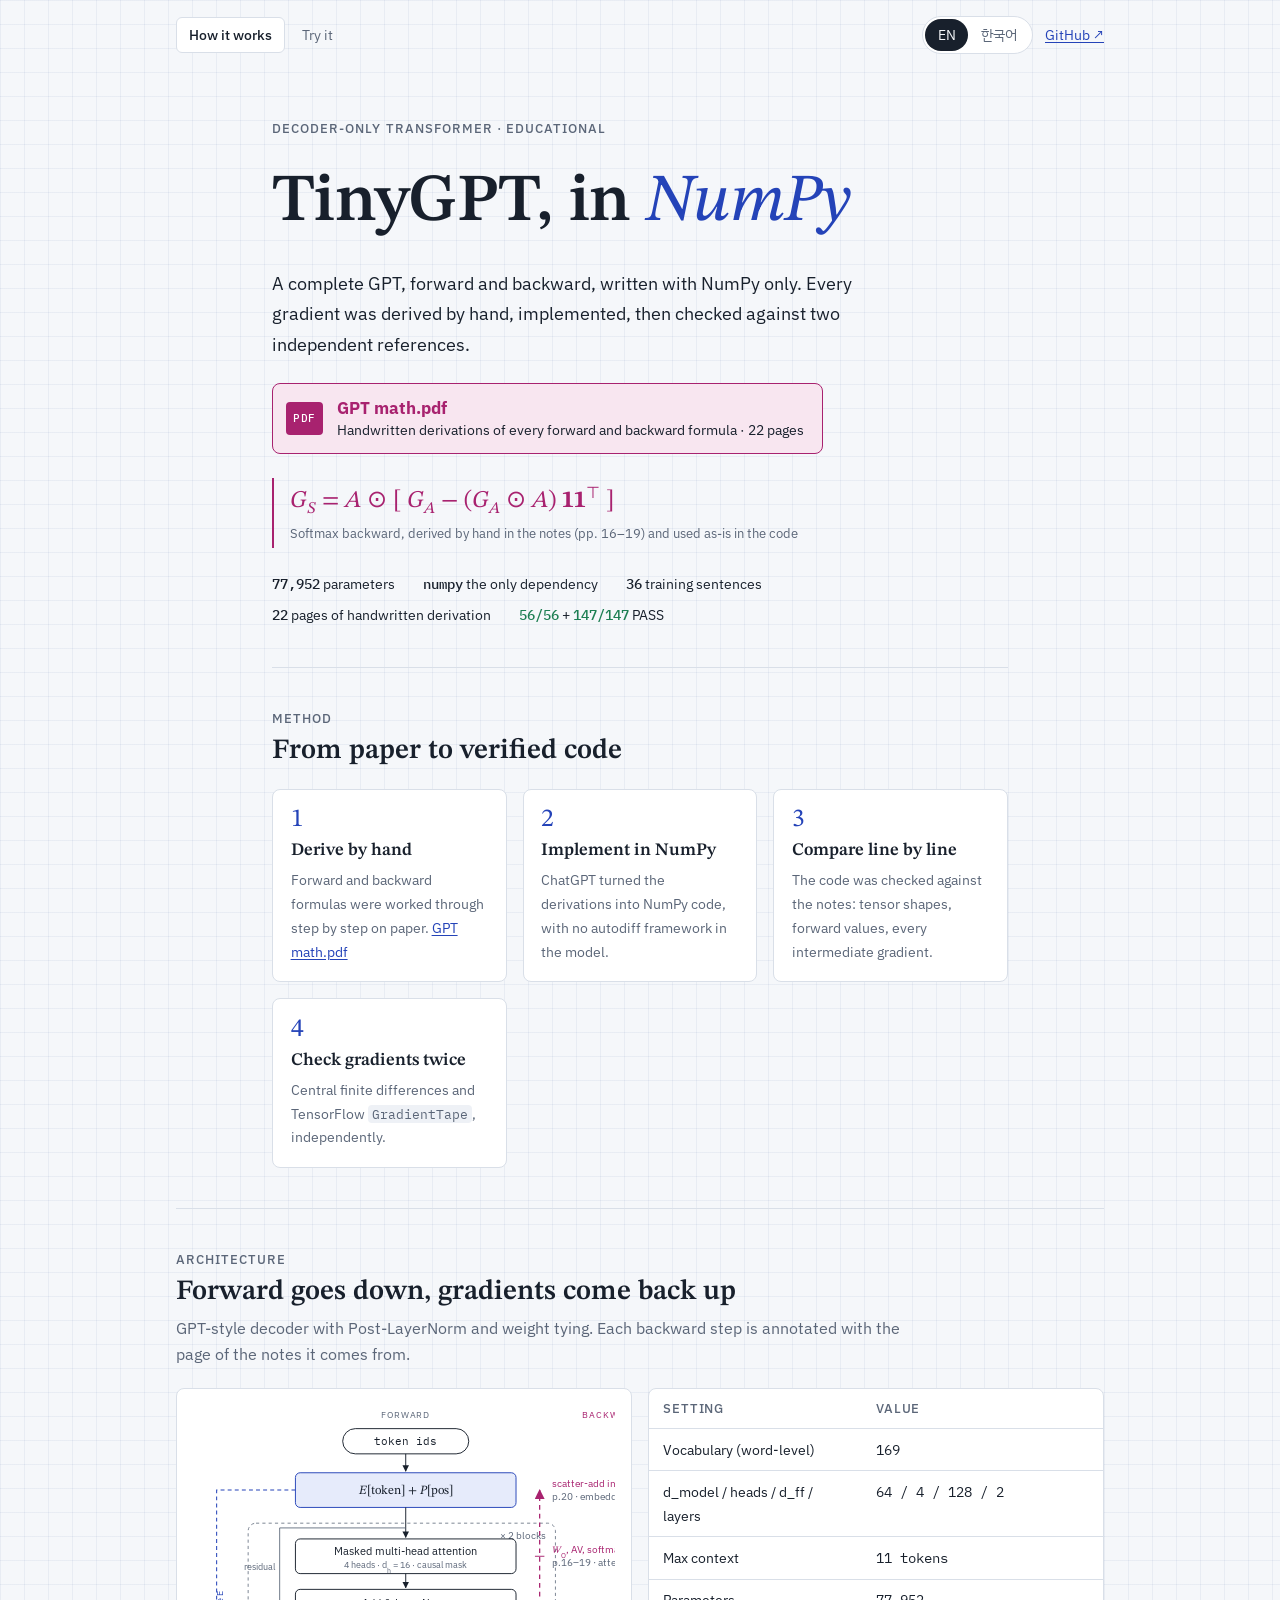
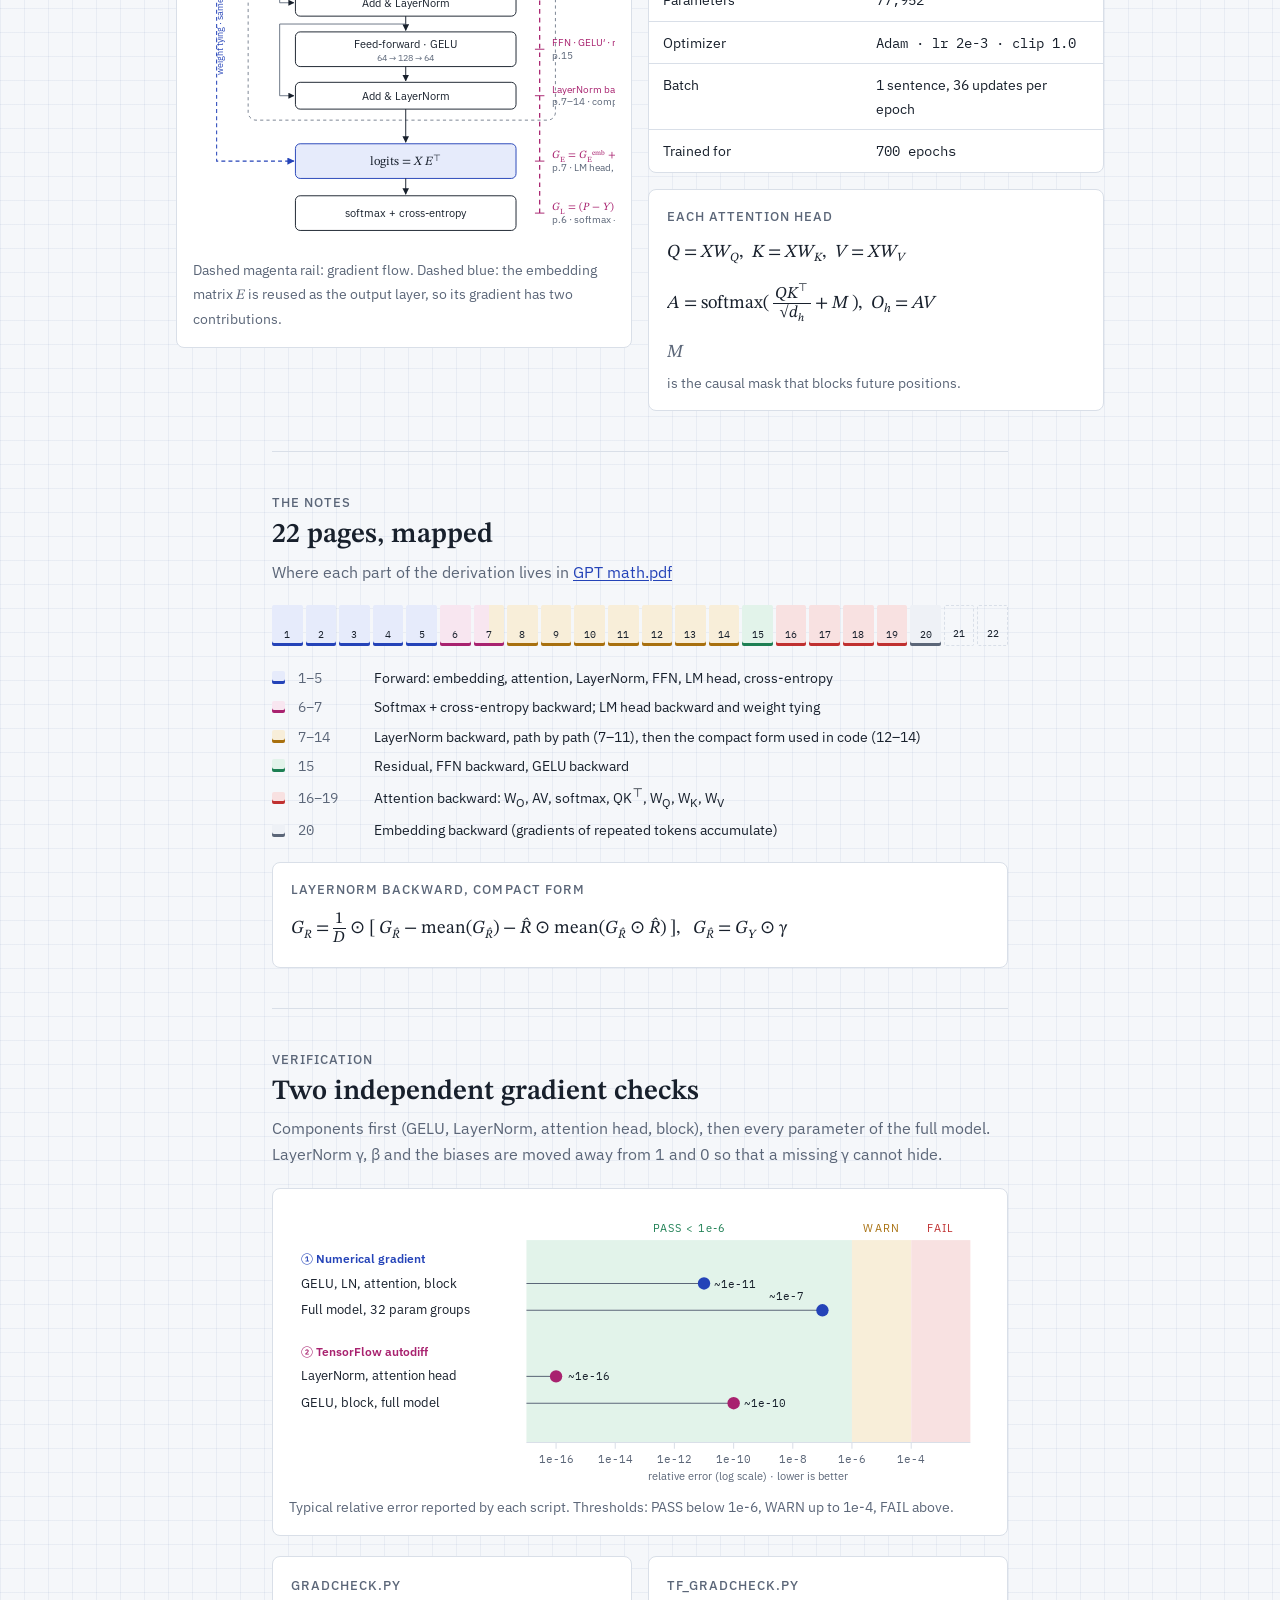
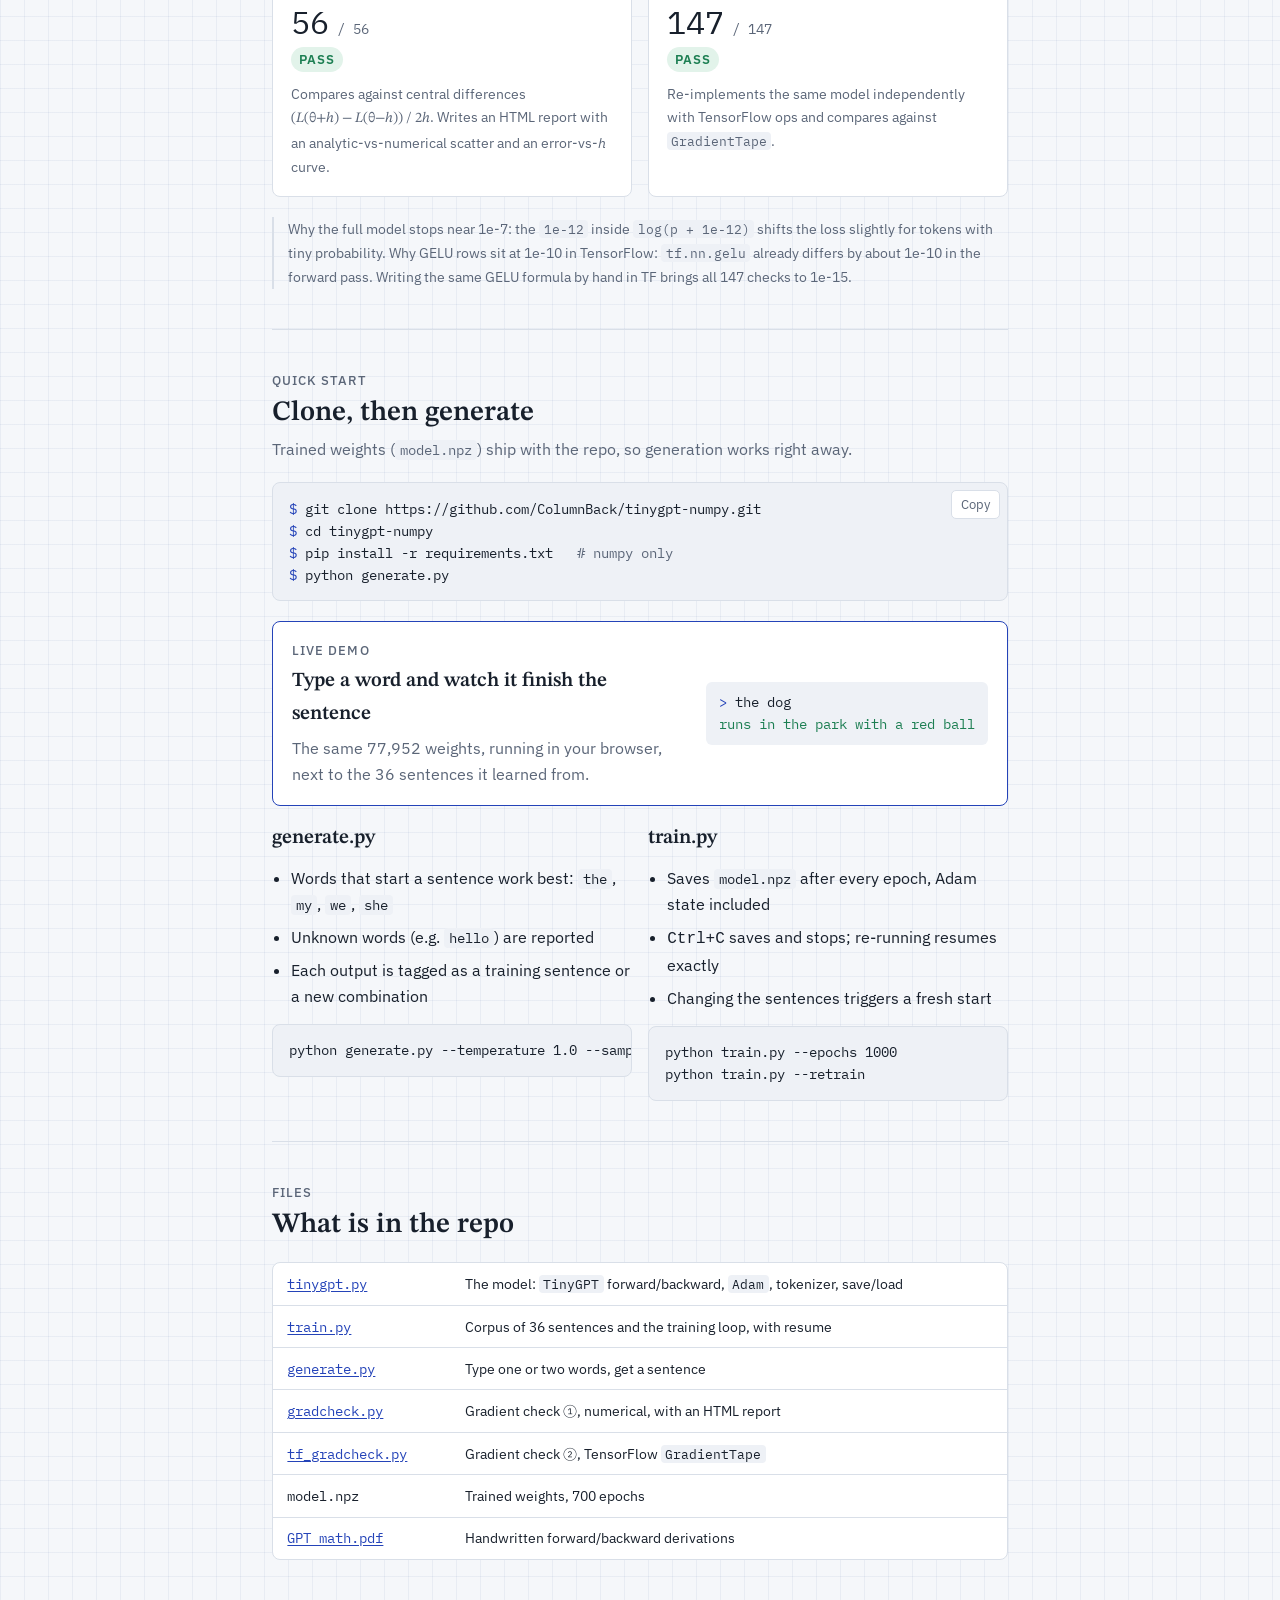
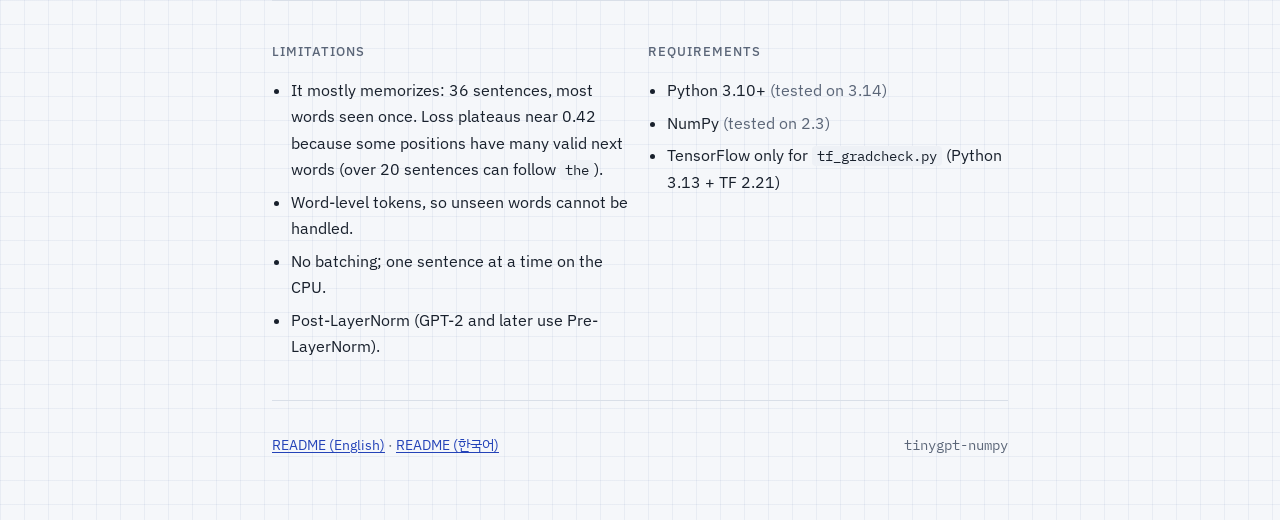
<file: docs/index.html>
<!doctype html>
<html lang="en">
<head>
<meta charset="utf-8">
<meta name="viewport" content="width=device-width, initial-scale=1, viewport-fit=cover">
<title>TinyGPT NumPy</title>
<link rel="preconnect" href="https://fonts.googleapis.com">
<link rel="preconnect" href="https://fonts.gstatic.com" crossorigin>
<link rel="stylesheet" href="https://fonts.googleapis.com/css2?family=STIX+Two+Text:ital,wght@0,400;0,600;1,400&family=IBM+Plex+Sans:wght@400;500;600&family=IBM+Plex+Sans+KR:wght@400;500;600&family=IBM+Plex+Mono:wght@400;500&display=swap">
<link rel="stylesheet" href="style.css">
</head>
<body>
<div class="page">

  <div class="bar wide">
    <nav class="tabs" aria-label="Pages">
      <a href="index.html" aria-current="page"><span class="en">How it works</span><span class="ko">설명</span></a>
      <a href="demo.html"><span class="en">Try it</span><span class="ko">데모</span></a>
    </nav>
    <div class="bar-r">
      <div class="seg" role="group" aria-label="Language">
        <button type="button" id="lang-en" data-set-lang="en" aria-pressed="true">EN</button>
        <button type="button" id="lang-ko" data-set-lang="ko" aria-pressed="false">한국어</button>
      </div>
      <a class="gh" href="https://github.com/ColumnBack/tinygpt-numpy">GitHub ↗</a>
    </div>
  </div>

  <!-- HERO -->
  <header class="hero col">
    <span class="label"><span class="en">Decoder-only Transformer · educational</span><span class="ko">디코더 전용 Transformer · 교육용</span></span>
    <h1>TinyGPT, in <span class="np">NumPy</span></h1>
    <p class="lede">
      <span class="en">A complete GPT, forward and backward, written with NumPy only. Every gradient was derived by hand, implemented, then checked against two independent references.</span>
      <span class="ko">순전파와 역전파까지 NumPy만으로 작성한 완전한 GPT입니다. 모든 그래디언트를 손으로 유도하고, 구현한 뒤, 서로 독립적인 두 가지 기준으로 검증했습니다.</span>
    </p>
    <a class="pdf-btn" href="https://github.com/ColumnBack/tinygpt-numpy/blob/main/GPT%20math.pdf">
      <span class="pdf-ic" aria-hidden="true">PDF</span>
      <span><b>GPT math.pdf</b><br><span class="en">Handwritten derivations of every forward and backward formula · 22 pages</span><span class="ko">모든 순전파·역전파 공식을 손으로 유도한 노트 · 22쪽</span></span>
    </a>
    <div class="formula-hero">
      <span class="m"><i>G</i><sub><i>S</i></sub> = <i>A</i> ⊙ [ <i>G</i><sub><i>A</i></sub> − (<i>G</i><sub><i>A</i></sub> ⊙ <i>A</i>) <b>1</b><b>1</b><sup>⊤</sup> ]</span>
      <small><span class="en">Softmax backward, derived by hand in the notes (pp. 16–19) and used as-is in the code</span><span class="ko">노트(16–19쪽)에서 손으로 유도해 코드에 그대로 쓴 softmax 역전파</span></small>
    </div>
    <div class="facts">
      <span><b>77,952</b> <span class="en">parameters</span><span class="ko">파라미터</span></span>
      <span><b>numpy</b> <span class="en">the only dependency</span><span class="ko">유일한 의존성</span></span>
      <span><b>36</b> <span class="en">training sentences</span><span class="ko">개 학습 문장</span></span>
      <span><b>22</b> <span class="en">pages of handwritten derivation</span><span class="ko">쪽 분량의 손글씨 유도</span></span>
      <span class="ok"><b>56/56</b> + <b>147/147</b> PASS</span>
    </div>
  </header>

  <!-- PROCESS -->
  <section class="col">
    <div class="sec-head">
      <span class="label"><span class="en">Method</span><span class="ko">방법</span></span>
      <h2><span class="en">From paper to verified code</span><span class="ko">종이에서 검증된 코드까지</span></h2>
    </div>
    <div class="steps">
      <div class="step">
        <span class="n">1</span>
        <h3><span class="en">Derive by hand</span><span class="ko">손으로 유도</span></h3>
        <p><span class="en">Forward and backward formulas were worked through step by step on paper.</span><span class="ko">순전파와 역전파 공식을 종이에 단계별로 직접 풀었습니다.</span> <a href="https://github.com/ColumnBack/tinygpt-numpy/blob/main/GPT%20math.pdf">GPT math.pdf</a></p>
      </div>
      <div class="step">
        <span class="n">2</span>
        <h3><span class="en">Implement in NumPy</span><span class="ko">NumPy로 구현</span></h3>
        <p><span class="en">ChatGPT turned the derivations into NumPy code, with no autodiff framework in the model.</span><span class="ko">ChatGPT를 사용해 유도한 수식을 NumPy 코드로 옮겼습니다. 모델에는 자동 미분 프레임워크가 없습니다.</span></p>
      </div>
      <div class="step">
        <span class="n">3</span>
        <h3><span class="en">Compare line by line</span><span class="ko">한 줄씩 대조</span></h3>
        <p><span class="en">The code was checked against the notes: tensor shapes, forward values, every intermediate gradient.</span><span class="ko">코드를 노트와 대조했습니다: 텐서 차원, 순전파 값, 모든 중간 그래디언트.</span></p>
      </div>
      <div class="step">
        <span class="n">4</span>
        <h3><span class="en">Check gradients twice</span><span class="ko">그래디언트 이중 검증</span></h3>
        <p><span class="en">Central finite differences and TensorFlow <code>GradientTape</code>, independently.</span><span class="ko">중앙 차분과 TensorFlow <code>GradientTape</code>로 각각 독립적으로 확인했습니다.</span></p>
      </div>
    </div>
  </section>

  <!-- ARCHITECTURE -->
  <section class="wide">
    <div class="sec-head col" style="margin-inline:0">
      <span class="label"><span class="en">Architecture</span><span class="ko">아키텍처</span></span>
      <h2><span class="en">Forward goes down, gradients come back up</span><span class="ko">순전파는 아래로, 그래디언트는 위로</span></h2>
      <p class="muted"><span class="en">GPT-style decoder with Post-LayerNorm and weight tying. Each backward step is annotated with the page of the notes it comes from.</span><span class="ko">Post-LayerNorm과 가중치 공유를 사용하는 GPT 스타일 디코더입니다. 각 역전파 단계에 해당 유도가 있는 노트 쪽수를 표시했습니다.</span></p>
    </div>
    <div class="two" style="grid-template-columns: repeat(auto-fit, minmax(min(100%, 22rem), 1fr));">
      <figure>
        <div class="scroll">
        <svg viewBox="0 0 660 560" role="img" aria-labelledby="arch-t" style="min-width:520px">
          <title id="arch-t">TinyGPT architecture with the backward pass</title>
          <defs>
            <marker id="a-ink" viewBox="0 0 10 10" refX="9" refY="5" markerWidth="7" markerHeight="7" orient="auto-start-reverse"><path d="M0 0 L10 5 L0 10z" class="ah"/></marker>
            <marker id="a-acc" viewBox="0 0 10 10" refX="9" refY="5" markerWidth="7" markerHeight="7" orient="auto-start-reverse"><path d="M0 0 L10 5 L0 10z" class="ah-acc"/></marker>
            <marker id="a-back" viewBox="0 0 10 10" refX="9" refY="5" markerWidth="8" markerHeight="8" orient="auto-start-reverse"><path d="M0 0 L10 5 L0 10z" class="ah-back"/></marker>
          </defs>

          <!-- column headings -->
          <text x="270" y="16" text-anchor="middle" class="t-muted" font-size="12" letter-spacing="1">FORWARD</text>
          <text x="530" y="16" text-anchor="middle" class="t-back" font-size="12" letter-spacing="1">BACKWARD</text>

          <!-- token ids -->
          <rect x="190" y="30" width="160" height="32" rx="16" class="box"/>
          <text x="270" y="51" text-anchor="middle" font-size="14" class="t-mono">token ids</text>
          <line x1="270" y1="62" x2="270" y2="84" class="line" marker-end="url(#a-ink)"/>

          <!-- embedding -->
          <rect x="130" y="86" width="280" height="44" rx="6" class="box-acc"/>
          <text x="270" y="113" text-anchor="middle" font-size="16" class="t-math"><tspan font-style="italic">E</tspan>[token] + <tspan font-style="italic">P</tspan>[pos]</text>
          <line x1="270" y1="130" x2="270" y2="168" class="line" marker-end="url(#a-ink)"/>

          <!-- block frame -->
          <rect x="70" y="150" width="390" height="250" rx="10" class="frame"/>
          <text x="448" y="170" text-anchor="end" class="t-muted" font-size="13">× 2 blocks</text>

          <!-- MHA -->
          <rect x="130" y="170" width="280" height="44" rx="6" class="box"/>
          <text x="270" y="190" text-anchor="middle" font-size="14">Masked multi-head attention</text>
          <text x="270" y="207" text-anchor="middle" font-size="12" class="t-muted">4 heads · d<tspan baseline-shift="sub" font-size="9">h</tspan> = 16 · causal mask</text>
          <line x1="270" y1="214" x2="270" y2="232" class="line" marker-end="url(#a-ink)"/>

          <!-- Add & LN 1 -->
          <rect x="130" y="234" width="280" height="34" rx="6" class="box"/>
          <text x="270" y="256" text-anchor="middle" font-size="14">Add &amp; LayerNorm</text>
          <line x1="270" y1="268" x2="270" y2="286" class="line" marker-end="url(#a-ink)"/>

          <!-- FFN -->
          <rect x="130" y="288" width="280" height="44" rx="6" class="box"/>
          <text x="270" y="308" text-anchor="middle" font-size="14">Feed-forward · GELU</text>
          <text x="270" y="325" text-anchor="middle" font-size="12" class="t-muted">64 → 128 → 64</text>
          <line x1="270" y1="332" x2="270" y2="350" class="line" marker-end="url(#a-ink)"/>

          <!-- Add & LN 2 -->
          <rect x="130" y="352" width="280" height="34" rx="6" class="box"/>
          <text x="270" y="374" text-anchor="middle" font-size="14">Add &amp; LayerNorm</text>
          <line x1="270" y1="386" x2="270" y2="428" class="line" marker-end="url(#a-ink)"/>

          <!-- residuals -->
          <path d="M270 156 H110 V251 H128" class="resid" marker-end="url(#a-ink)"/>
          <path d="M270 278 H110 V369 H128" class="resid" marker-end="url(#a-ink)"/>
          <text x="104" y="210" text-anchor="end" class="t-muted" font-size="11">residual</text>

          <!-- LM head -->
          <rect x="130" y="430" width="280" height="44" rx="6" class="box-acc"/>
          <text x="270" y="457" text-anchor="middle" font-size="16" class="t-math">logits = <tspan font-style="italic">X E</tspan><tspan baseline-shift="super" font-size="11">⊤</tspan></text>
          <line x1="270" y1="474" x2="270" y2="494" class="line" marker-end="url(#a-ink)"/>

          <!-- loss -->
          <rect x="130" y="496" width="280" height="44" rx="6" class="box"/>
          <text x="270" y="523" text-anchor="middle" font-size="14">softmax + cross-entropy</text>

          <!-- weight tying -->
          <path d="M130 108 H30 V452 H128" class="tie" marker-end="url(#a-acc)"/>
          <text x="38" y="290" class="t-accent" font-size="12" transform="rotate(-90 38 290)" text-anchor="middle">weight tying · same E</text>

          <!-- backward rail -->
          <path d="M440 518 V108" class="grad grad-anim" marker-end="url(#a-back)"/>
          <g font-size="12.5">
            <line x1="434" y1="518" x2="446" y2="518" class="grad-tick"/>
            <text x="456" y="514" class="t-back t-math" font-size="14"><tspan font-style="italic">G</tspan><tspan baseline-shift="sub" font-size="10">L</tspan> = (<tspan font-style="italic">P</tspan> − <tspan font-style="italic">Y</tspan>) / <tspan font-style="italic">T</tspan></text>
            <text x="456" y="530" class="t-muted">p.6 · softmax + CE</text>

            <line x1="434" y1="452" x2="446" y2="452" class="grad-tick"/>
            <text x="456" y="448" class="t-back t-math" font-size="14"><tspan font-style="italic">G</tspan><tspan baseline-shift="sub" font-size="10">E</tspan> = <tspan font-style="italic">G</tspan><tspan baseline-shift="sub" font-size="10">E</tspan><tspan baseline-shift="super" font-size="9">emb</tspan> + <tspan font-style="italic">G</tspan><tspan baseline-shift="sub" font-size="10">E</tspan><tspan baseline-shift="super" font-size="9">LM</tspan></text>
            <text x="456" y="464" class="t-muted">p.7 · LM head, tied</text>

            <line x1="434" y1="369" x2="446" y2="369" class="grad-tick"/>
            <text x="456" y="365" class="t-back">LayerNorm backward</text>
            <text x="456" y="381" class="t-muted">p.7–14 · compact form</text>

            <line x1="434" y1="310" x2="446" y2="310" class="grad-tick"/>
            <text x="456" y="306" class="t-back">FFN · GELU′ · residual</text>
            <text x="456" y="322" class="t-muted">p.15</text>

            <line x1="434" y1="192" x2="446" y2="192" class="grad-tick"/>
            <text x="456" y="188" class="t-back"><tspan class="t-math" font-style="italic">W</tspan><tspan baseline-shift="sub" font-size="9">O</tspan>, AV, softmax, QK<tspan baseline-shift="super" font-size="9">⊤</tspan></text>
            <text x="456" y="204" class="t-muted">p.16–19 · attention</text>

            <text x="456" y="104" class="t-back">scatter-add into E, P</text>
            <text x="456" y="120" class="t-muted">p.20 · embedding</text>
          </g>
        </svg>
        </div>
        <figcaption><span class="en">Dashed magenta rail: gradient flow. Dashed blue: the embedding matrix <span class="m"><i>E</i></span> is reused as the output layer, so its gradient has two contributions.</span><span class="ko">자홍색 점선: 그래디언트 흐름. 파란 점선: 임베딩 행렬 <span class="m"><i>E</i></span>를 출력층에서 다시 쓰므로 그래디언트가 두 경로에서 합쳐집니다.</span></figcaption>
      </figure>

      <div style="display:grid; gap:1rem; min-width:0">
        <div class="tbl">
          <table>
            <thead><tr><th><span class="en">Setting</span><span class="ko">설정</span></th><th><span class="en">Value</span><span class="ko">값</span></th></tr></thead>
            <tbody>
              <tr><td><span class="en">Vocabulary (word-level)</span><span class="ko">어휘 (단어 단위)</span></td><td class="num">169</td></tr>
              <tr><td>d_model / heads / d_ff / layers</td><td class="num">64 / 4 / 128 / 2</td></tr>
              <tr><td><span class="en">Max context</span><span class="ko">최대 컨텍스트</span></td><td class="num">11 tokens</td></tr>
              <tr><td><span class="en">Parameters</span><span class="ko">파라미터 수</span></td><td class="num">77,952</td></tr>
              <tr><td><span class="en">Optimizer</span><span class="ko">옵티마이저</span></td><td class="num">Adam · lr 2e-3 · clip 1.0</td></tr>
              <tr><td><span class="en">Batch</span><span class="ko">배치</span></td><td><span class="en">1 sentence, 36 updates per epoch</span><span class="ko">문장 1개, 에폭당 36회 업데이트</span></td></tr>
              <tr><td><span class="en">Trained for</span><span class="ko">학습량</span></td><td class="num">700 epochs</td></tr>
            </tbody>
          </table>
        </div>
        <div class="eq">
          <span class="label"><span class="en">Each attention head</span><span class="ko">각 어텐션 헤드</span></span>
          <span class="m"><i>Q</i> = <i>XW</i><sub><i>Q</i></sub>,&nbsp; <i>K</i> = <i>XW</i><sub><i>K</i></sub>,&nbsp; <i>V</i> = <i>XW</i><sub><i>V</i></sub></span>
          <span class="m"><i>A</i> = softmax( <span class="frac"><span><i>QK</i><sup>⊤</sup></span><span>√<i>d</i><sub><i>h</i></sub></span></span> + <i>M</i> ),&nbsp; <i>O</i><sub><i>h</i></sub> = <i>AV</i></span>
          <span class="muted" style="font-size:var(--s-sm)"><span class="en"><span class="m"><i>M</i></span> is the causal mask that blocks future positions.</span><span class="ko"><span class="m"><i>M</i></span>은 미래 위치를 가리는 causal mask입니다.</span></span>
        </div>
      </div>
    </div>
  </section>

  <!-- DERIVATIONS -->
  <section class="col">
    <div class="sec-head">
      <span class="label"><span class="en">The notes</span><span class="ko">유도 노트</span></span>
      <h2><span class="en">22 pages, mapped</span><span class="ko">22쪽 노트 지도</span></h2>
      <p class="muted"><span class="en">Where each part of the derivation lives in</span><span class="ko">각 유도가 들어 있는 위치:</span> <a href="https://github.com/ColumnBack/tinygpt-numpy/blob/main/GPT%20math.pdf">GPT math.pdf</a></p>
    </div>
    <div class="pages" aria-hidden="true">
      <div class="pg c-fwd">1</div><div class="pg c-fwd">2</div><div class="pg c-fwd">3</div><div class="pg c-fwd">4</div><div class="pg c-fwd">5</div>
      <div class="pg c-loss">6</div>
      <div class="pg" style="background: linear-gradient(90deg, var(--back-soft) 50%, var(--warn-soft) 50%); box-shadow: inset 0 -3px 0 var(--back)">7</div>
      <div class="pg c-ln">8</div><div class="pg c-ln">9</div><div class="pg c-ln">10</div><div class="pg c-ln">11</div>
      <div class="pg c-ln">12</div><div class="pg c-ln">13</div><div class="pg c-ln">14</div>
      <div class="pg c-ffn">15</div>
      <div class="pg c-att">16</div><div class="pg c-att">17</div><div class="pg c-att">18</div><div class="pg c-att">19</div>
      <div class="pg c-emb">20</div>
      <div class="pg c-none">21</div><div class="pg c-none">22</div>
    </div>
    <ul class="legend">
      <li><span class="sw c-fwd"></span><span class="pp">1–5</span><span class="en">Forward: embedding, attention, LayerNorm, FFN, LM head, cross-entropy</span><span class="ko">순전파: 임베딩, 어텐션, LayerNorm, FFN, LM 헤드, 크로스 엔트로피</span></li>
      <li><span class="sw c-loss"></span><span class="pp">6–7</span><span class="en">Softmax + cross-entropy backward; LM head backward and weight tying</span><span class="ko">Softmax + 크로스 엔트로피 역전파, LM 헤드 역전파와 가중치 공유</span></li>
      <li><span class="sw c-ln"></span><span class="pp">7–14</span><span class="en">LayerNorm backward, path by path (7–11), then the compact form used in code (12–14)</span><span class="ko">LayerNorm 역전파: 경로별 유도(7–11), 코드에서 쓰는 간결한 형태(12–14)</span></li>
      <li><span class="sw c-ffn"></span><span class="pp">15</span><span class="en">Residual, FFN backward, GELU backward</span><span class="ko">잔차 연결, FFN 역전파, GELU 역전파</span></li>
      <li><span class="sw c-att"></span><span class="pp">16–19</span><span class="en">Attention backward: W<sub>O</sub>, AV, softmax, QK<sup>⊤</sup>, W<sub>Q</sub>, W<sub>K</sub>, W<sub>V</sub></span><span class="ko">어텐션 역전파: W<sub>O</sub>, AV, softmax, QK<sup>⊤</sup>, W<sub>Q</sub>, W<sub>K</sub>, W<sub>V</sub></span></li>
      <li><span class="sw c-emb"></span><span class="pp">20</span><span class="en">Embedding backward (gradients of repeated tokens accumulate)</span><span class="ko">임베딩 역전파 (반복된 토큰의 그래디언트는 누적)</span></li>
    </ul>
    <div class="eq">
      <span class="label"><span class="en">LayerNorm backward, compact form</span><span class="ko">LayerNorm 역전파, 간결한 형태</span></span>
      <span class="m"><i>G</i><sub><i>R</i></sub> = <span class="frac"><span>1</span><span><i>D</i></span></span> ⊙ [ <i>G</i><sub><i>R̂</i></sub> − mean(<i>G</i><sub><i>R̂</i></sub>) − <i>R̂</i> ⊙ mean(<i>G</i><sub><i>R̂</i></sub> ⊙ <i>R̂</i>) ],&nbsp;&nbsp; <i>G</i><sub><i>R̂</i></sub> = <i>G</i><sub><i>Y</i></sub> ⊙ γ</span>
    </div>
  </section>

  <!-- VERIFICATION -->
  <section class="col">
    <div class="sec-head">
      <span class="label"><span class="en">Verification</span><span class="ko">검증</span></span>
      <h2><span class="en">Two independent gradient checks</span><span class="ko">서로 독립적인 두 가지 그래디언트 검증</span></h2>
      <p class="muted"><span class="en">Components first (GELU, LayerNorm, attention head, block), then every parameter of the full model. LayerNorm γ, β and the biases are moved away from 1 and 0 so that a missing γ cannot hide.</span><span class="ko">먼저 구성 요소(GELU, LayerNorm, 어텐션 헤드, 블록)를, 그다음 전체 모델의 모든 파라미터를 확인합니다. γ 누락 같은 버그가 숨지 못하도록 LayerNorm γ, β와 편향을 1과 0에서 벗어나게 설정합니다.</span></p>
    </div>

    <figure>
      <svg viewBox="0 0 680 270" role="img" aria-labelledby="err-t">
        <title id="err-t">Typical relative error per check, log scale</title>
        <!-- X(e) = 230 + (e + 17) * 28.667 ; e in [-17, -2] -->
        <rect x="230" y="34" width="315.3" height="196" class="band-pass"/>
        <rect x="545.3" y="34" width="57.3" height="196" class="band-warn"/>
        <rect x="602.7" y="34" width="57.3" height="196" class="band-fail"/>
        <text x="388" y="26" text-anchor="middle" font-size="11" fill="var(--pass)" style="fill:var(--pass)" letter-spacing="1">PASS &lt; 1e-6</text>
        <text x="574" y="26" text-anchor="middle" font-size="11" style="fill:var(--warn)" letter-spacing="1">WARN</text>
        <text x="631" y="26" text-anchor="middle" font-size="11" style="fill:var(--fail)" letter-spacing="1">FAIL</text>

        <g class="t-muted" font-size="11" text-anchor="middle">
          <line x1="258.7" y1="230" x2="258.7" y2="236" class="axis"/><text x="258.7" y="250" class="t-mono t-muted">1e-16</text>
          <line x1="316" y1="230" x2="316" y2="236" class="axis"/><text x="316" y="250" class="t-mono t-muted">1e-14</text>
          <line x1="373.3" y1="230" x2="373.3" y2="236" class="axis"/><text x="373.3" y="250" class="t-mono t-muted">1e-12</text>
          <line x1="430.7" y1="230" x2="430.7" y2="236" class="axis"/><text x="430.7" y="250" class="t-mono t-muted">1e-10</text>
          <line x1="488" y1="230" x2="488" y2="236" class="axis"/><text x="488" y="250" class="t-mono t-muted">1e-8</text>
          <line x1="545.3" y1="230" x2="545.3" y2="236" class="axis"/><text x="545.3" y="250" class="t-mono t-muted">1e-6</text>
          <line x1="602.7" y1="230" x2="602.7" y2="236" class="axis"/><text x="602.7" y="250" class="t-mono t-muted">1e-4</text>
        </g>
        <line x1="230" y1="230" x2="660" y2="230" class="axis"/>
        <text x="445" y="266" text-anchor="middle" font-size="11" class="t-muted"><tspan class="en">relative error (log scale) · lower is better</tspan><tspan class="ko">상대 오차 (로그 스케일) · 왼쪽일수록 정확</tspan></text>

        <!-- group 1: numerical -->
        <text x="12" y="56" font-size="12" font-weight="600" class="t-accent"><tspan class="en">① Numerical gradient</tspan><tspan class="ko">① 수치 그래디언트</tspan></text>
        <text x="12" y="80" font-size="12.5"><tspan class="en">GELU, LN, attention, block</tspan><tspan class="ko">GELU, LN, 어텐션, 블록</tspan></text>
        <line x1="230" y1="76" x2="402" y2="76" class="stem"/><circle cx="402" cy="76" r="6" class="dot-np"/>
        <text x="412" y="80" font-size="11" class="t-mono">~1e-11</text>
        <text x="12" y="106" font-size="12.5"><tspan class="en">Full model, 32 param groups</tspan><tspan class="ko">전체 모델, 파라미터 그룹 32개</tspan></text>
        <line x1="230" y1="102" x2="516.7" y2="102" class="stem"/><circle cx="516.7" cy="102" r="6" class="dot-np"/>
        <text x="482" y="92" font-size="11" class="t-mono" text-anchor="middle">~1e-7</text>

        <!-- group 2: TF -->
        <text x="12" y="146" font-size="12" font-weight="600" class="t-back"><tspan class="en">② TensorFlow autodiff</tspan><tspan class="ko">② TensorFlow 자동 미분</tspan></text>
        <text x="12" y="170" font-size="12.5"><tspan class="en">LayerNorm, attention head</tspan><tspan class="ko">LayerNorm, 어텐션 헤드</tspan></text>
        <line x1="230" y1="166" x2="258.7" y2="166" class="stem"/><circle cx="258.7" cy="166" r="6" class="dot-tf"/>
        <text x="270" y="170" font-size="11" class="t-mono">~1e-16</text>
        <text x="12" y="196" font-size="12.5"><tspan class="en">GELU, block, full model</tspan><tspan class="ko">GELU, 블록, 전체 모델</tspan></text>
        <line x1="230" y1="192" x2="430.7" y2="192" class="stem"/><circle cx="430.7" cy="192" r="6" class="dot-tf"/>
        <text x="441" y="196" font-size="11" class="t-mono">~1e-10</text>
      </svg>
      <figcaption><span class="en">Typical relative error reported by each script. Thresholds: PASS below 1e-6, WARN up to 1e-4, FAIL above.</span><span class="ko">각 스크립트가 보고하는 대표 상대 오차입니다. 판정 기준: 1e-6 미만 PASS, 1e-4까지 WARN, 그 이상 FAIL.</span></figcaption>
    </figure>

    <div class="verdicts">
      <div class="verdict">
        <span class="label">gradcheck.py</span>
        <div class="score">56<span> / 56</span></div>
        <span class="pill">PASS</span>
        <p><span class="en">Compares against central differences <span class="m">(<i>L</i>(θ+<i>h</i>) − <i>L</i>(θ−<i>h</i>)) / 2<i>h</i></span>. Writes an HTML report with an analytic-vs-numerical scatter and an error-vs-<i>h</i> curve.</span><span class="ko">중앙 차분 <span class="m">(<i>L</i>(θ+<i>h</i>) − <i>L</i>(θ−<i>h</i>)) / 2<i>h</i></span>와 비교합니다. 해석적/수치 그래디언트 산점도와 <i>h</i>에 따른 오차 곡선이 담긴 HTML 리포트를 만듭니다.</span></p>
      </div>
      <div class="verdict">
        <span class="label">tf_gradcheck.py</span>
        <div class="score">147<span> / 147</span></div>
        <span class="pill">PASS</span>
        <p><span class="en">Re-implements the same model independently with TensorFlow ops and compares against <code>GradientTape</code>.</span><span class="ko">같은 모델을 TensorFlow 연산으로 독립적으로 다시 구현하고 <code>GradientTape</code> 결과와 비교합니다.</span></p>
      </div>
    </div>

    <p class="note"><span class="en">Why the full model stops near 1e-7: the <code>1e-12</code> inside <code>log(p + 1e-12)</code> shifts the loss slightly for tokens with tiny probability. Why GELU rows sit at 1e-10 in TensorFlow: <code>tf.nn.gelu</code> already differs by about 1e-10 in the forward pass. Writing the same GELU formula by hand in TF brings all 147 checks to 1e-15.</span><span class="ko">전체 모델이 1e-7 근처에서 멈추는 이유: <code>log(p + 1e-12)</code> 안의 <code>1e-12</code>가 확률이 아주 작은 토큰에서 손실을 조금 바꾸기 때문입니다. TensorFlow에서 GELU 항목이 1e-10인 이유: <code>tf.nn.gelu</code>가 순전파에서 이미 약 1e-10 차이가 납니다. 같은 GELU 공식을 TF로 직접 쓰면 147개 모두 1e-15까지 일치합니다.</span></p>
  </section>

  <!-- QUICK START -->
  <section class="col">
    <div class="sec-head">
      <span class="label"><span class="en">Quick start</span><span class="ko">빠른 시작</span></span>
      <h2><span class="en">Clone, then generate</span><span class="ko">클론하고 바로 생성</span></h2>
      <p class="muted"><span class="en">Trained weights (<code>model.npz</code>) ship with the repo, so generation works right away.</span><span class="ko">학습된 가중치(<code>model.npz</code>)가 저장소에 포함되어 있어 바로 생성할 수 있습니다.</span></p>
    </div>
    <div class="code">
      <button class="copy" type="button" data-copy="git clone https://github.com/ColumnBack/tinygpt-numpy.git&#10;cd tinygpt-numpy&#10;pip install -r requirements.txt&#10;python generate.py">Copy</button>
<pre><span class="p">$ </span>git clone https://github.com/ColumnBack/tinygpt-numpy.git
<span class="p">$ </span>cd tinygpt-numpy
<span class="p">$ </span>pip install -r requirements.txt   <span class="c"># numpy only</span>
<span class="p">$ </span>python generate.py</pre>
    </div>
    <a class="teaser" href="demo.html">
      <span class="teaser-txt">
        <span class="label"><span class="en">Live demo</span><span class="ko">라이브 데모</span></span>
        <span class="teaser-h"><span class="en">Type a word and watch it finish the sentence</span><span class="ko">단어를 입력하고 문장이 완성되는 과정을 보세요</span></span>
        <span class="muted"><span class="en">The same 77,952 weights, running in your browser, next to the 36 sentences it learned from.</span><span class="ko">같은 77,952개 가중치를 브라우저에서 실행하고, 학습한 36개 문장과 나란히 보여줍니다.</span></span>
      </span>
      <span class="teaser-demo mono" aria-hidden="true"><span class="p">&gt;</span> the dog<br><span class="out">runs in the park with a red ball</span></span>
    </a>

    <div class="two">
      <div class="prose">
        <h3>generate.py</h3>
        <ul class="plain">
          <li><span class="en">Words that start a sentence work best: <code>the</code>, <code>my</code>, <code>we</code>, <code>she</code></span><span class="ko">문장을 시작하는 단어가 가장 잘 동작합니다: <code>the</code>, <code>my</code>, <code>we</code>, <code>she</code></span></li>
          <li><span class="en">Unknown words (e.g. <code>hello</code>) are reported</span><span class="ko">모르는 단어(예: <code>hello</code>)는 알려 줍니다</span></li>
          <li><span class="en">Each output is tagged as a training sentence or a new combination</span><span class="ko">출력마다 학습 문장인지 새로운 조합인지 표시합니다</span></li>
        </ul>
        <div class="code"><pre>python generate.py --temperature 1.0 --samples 5</pre></div>
      </div>
      <div class="prose">
        <h3>train.py</h3>
        <ul class="plain">
          <li><span class="en">Saves <code>model.npz</code> after every epoch, Adam state included</span><span class="ko">매 에폭 <code>model.npz</code>에 저장 (Adam 상태 포함)</span></li>
          <li><span class="en"><kbd>Ctrl+C</kbd> saves and stops; re-running resumes exactly</span><span class="ko"><kbd>Ctrl+C</kbd>로 저장 후 중지, 다시 실행하면 그대로 재개</span></li>
          <li><span class="en">Changing the sentences triggers a fresh start</span><span class="ko">학습 문장을 바꾸면 처음부터 다시 학습</span></li>
        </ul>
        <div class="code"><pre>python train.py --epochs 1000
python train.py --retrain</pre></div>
      </div>
    </div>
  </section>

  <!-- FILES -->
  <section class="col">
    <div class="sec-head">
      <span class="label"><span class="en">Files</span><span class="ko">파일 구성</span></span>
      <h2><span class="en">What is in the repo</span><span class="ko">저장소 구성</span></h2>
    </div>
    <div class="tbl">
      <table>
        <tbody>
          <tr><td class="num"><a href="https://github.com/ColumnBack/tinygpt-numpy/blob/main/tinygpt.py">tinygpt.py</a></td><td><span class="en">The model: <code>TinyGPT</code> forward/backward, <code>Adam</code>, tokenizer, save/load</span><span class="ko">모델: <code>TinyGPT</code> 순전파/역전파, <code>Adam</code>, 토크나이저, 저장/불러오기</span></td></tr>
          <tr><td class="num"><a href="https://github.com/ColumnBack/tinygpt-numpy/blob/main/train.py">train.py</a></td><td><span class="en">Corpus of 36 sentences and the training loop, with resume</span><span class="ko">36개 문장 코퍼스와 학습 루프 (재개 지원)</span></td></tr>
          <tr><td class="num"><a href="https://github.com/ColumnBack/tinygpt-numpy/blob/main/generate.py">generate.py</a></td><td><span class="en">Type one or two words, get a sentence</span><span class="ko">단어 한두 개를 입력하면 문장 생성</span></td></tr>
          <tr><td class="num"><a href="https://github.com/ColumnBack/tinygpt-numpy/blob/main/gradcheck.py">gradcheck.py</a></td><td><span class="en">Gradient check ①, numerical, with an HTML report</span><span class="ko">그래디언트 검증 ①, 수치 미분, HTML 리포트 생성</span></td></tr>
          <tr><td class="num"><a href="https://github.com/ColumnBack/tinygpt-numpy/blob/main/tf_gradcheck.py">tf_gradcheck.py</a></td><td><span class="en">Gradient check ②, TensorFlow <code>GradientTape</code></span><span class="ko">그래디언트 검증 ②, TensorFlow <code>GradientTape</code></span></td></tr>
          <tr><td class="num">model.npz</td><td><span class="en">Trained weights, 700 epochs</span><span class="ko">학습된 가중치, 700 에폭</span></td></tr>
          <tr><td class="num"><a href="https://github.com/ColumnBack/tinygpt-numpy/blob/main/GPT%20math.pdf">GPT math.pdf</a></td><td><span class="en">Handwritten forward/backward derivations</span><span class="ko">손글씨 순전파/역전파 유도 노트</span></td></tr>
        </tbody>
      </table>
    </div>
  </section>

  <!-- LIMITS -->
  <section class="col">
    <div class="two">
      <div class="prose">
        <span class="label"><span class="en">Limitations</span><span class="ko">한계</span></span>
        <ul class="plain">
          <li><span class="en">It mostly memorizes: 36 sentences, most words seen once. Loss plateaus near 0.42 because some positions have many valid next words (over 20 sentences can follow <code>the</code>).</span><span class="ko">대부분 외웁니다: 문장 36개, 대부분의 단어가 한 번씩 등장. 다음 단어 정답이 여러 개인 위치가 있어 손실이 0.42 근처에서 멈춥니다 (<code>the</code> 다음에 올 수 있는 문장이 20개 이상).</span></li>
          <li><span class="en">Word-level tokens, so unseen words cannot be handled.</span><span class="ko">단어 단위 토큰이라 처음 보는 단어는 처리할 수 없습니다.</span></li>
          <li><span class="en">No batching; one sentence at a time on the CPU.</span><span class="ko">배치 없이 CPU에서 문장 하나씩 처리합니다.</span></li>
          <li><span class="en">Post-LayerNorm (GPT-2 and later use Pre-LayerNorm).</span><span class="ko">Post-LayerNorm 구조입니다 (GPT-2 이후는 Pre-LayerNorm).</span></li>
        </ul>
      </div>
      <div class="prose">
        <span class="label"><span class="en">Requirements</span><span class="ko">요구 사항</span></span>
        <ul class="plain">
          <li>Python 3.10+ <span class="muted"><span class="en">(tested on 3.14)</span><span class="ko">(3.14에서 테스트)</span></span></li>
          <li>NumPy <span class="muted"><span class="en">(tested on 2.3)</span><span class="ko">(2.3에서 테스트)</span></span></li>
          <li><span class="en">TensorFlow only for <code>tf_gradcheck.py</code> (Python 3.13 + TF 2.21)</span><span class="ko">TensorFlow는 <code>tf_gradcheck.py</code>에만 필요 (Python 3.13 + TF 2.21)</span></li>
        </ul>
      </div>
    </div>
  </section>

  <footer class="col">
    <span><a href="https://github.com/ColumnBack/tinygpt-numpy/blob/main/README.md">README (English)</a> · <a href="https://github.com/ColumnBack/tinygpt-numpy/blob/main/README.ko.md">README (한국어)</a></span>
    <span class="mono">tinygpt-numpy</span>
  </footer>
</div>

<script src="site.js"></script>
</body>
</html>
</file>
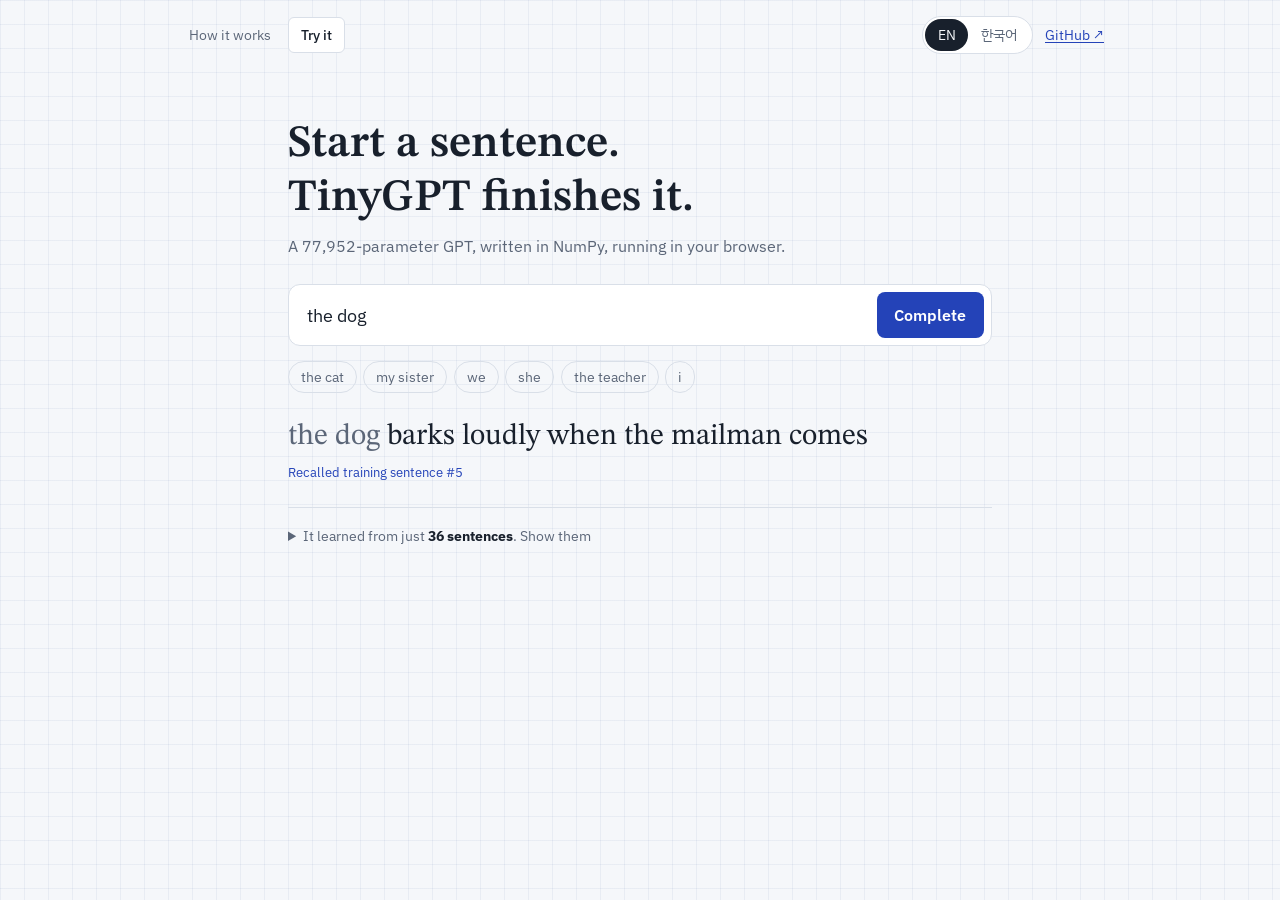
<file: docs/demo.html>
<!doctype html>
<html lang="en">
<head>
<meta charset="utf-8">
<meta name="viewport" content="width=device-width, initial-scale=1, viewport-fit=cover">
<title>TinyGPT Playground</title>
<link rel="preconnect" href="https://fonts.googleapis.com">
<link rel="preconnect" href="https://fonts.gstatic.com" crossorigin>
<link rel="stylesheet" href="https://fonts.googleapis.com/css2?family=STIX+Two+Text:ital,wght@0,400;0,600;1,400&family=IBM+Plex+Sans:wght@400;500;600&family=IBM+Plex+Sans+KR:wght@400;500;600&family=IBM+Plex+Mono:wght@400;500&display=swap">
<link rel="stylesheet" href="style.css">
<style>
/* Layout: one prompt box, completions stream in below it word by word, nothing else on stage. */
.stage { max-width: 44rem; margin-inline: auto; padding-block: 3rem 2rem; display: grid; gap: 1.5rem; }
.stage h1 { font-size: clamp(1.9rem, 5vw, 2.8rem); }

.ask { display: flex; gap: 0.5rem; background: var(--surface); border: 1px solid var(--rule); border-radius: 12px; padding: 0.45rem; }
.ask:focus-within { border-color: var(--accent); box-shadow: 0 0 0 3px var(--accent-soft); }
.ask input { flex: 1; min-width: 0; font: inherit; font-size: 1.15rem; padding: 0.5rem 0.7rem; border: 0; background: transparent; color: var(--ink); outline: none; }
.ask button { font: inherit; font-weight: 600; padding: 0.5rem 1.1rem; border-radius: 8px; border: 0; background: var(--accent); color: var(--surface); cursor: pointer; }
.ask button:focus-visible, .try:focus-visible { outline: 2px solid var(--accent); outline-offset: 2px; }
.tries { display: flex; flex-wrap: wrap; gap: 0.4rem; margin-top: -0.6rem; }
.try { font: inherit; font-size: var(--s-sm); padding: 0.2rem 0.75rem; border-radius: 999px; border: 1px solid var(--rule); background: transparent; color: var(--muted); cursor: pointer; }
.try:hover { color: var(--accent); border-color: var(--accent); }
.msg { font-size: var(--s-sm); color: var(--warn); }

.log { list-style: none; margin: 0; padding: 0; display: grid; gap: 1.1rem; }
.log li { display: grid; gap: 0.3rem; }
.line { font-family: var(--f-display); font-size: clamp(1.35rem, 3.6vw, 1.85rem); line-height: 1.35; }
.line .you { color: var(--muted); }
.line .gpt { color: var(--ink); }
.cursor { display: inline-block; width: 0.5em; height: 1em; margin-left: 0.1em; background: var(--accent); vertical-align: -0.12em; animation: blink 1s steps(1) infinite; }
@keyframes blink { 50% { opacity: 0; } }
.meta { font-size: var(--s-xs); color: var(--muted); }
.meta .from { color: var(--accent); }
.meta .fresh { color: var(--back); }
.log li + li .line { font-size: clamp(1.1rem, 2.8vw, 1.35rem); }
.log li + li { opacity: 0.75; }

details.corpus { border-top: 1px solid var(--rule); padding-top: 1rem; font-size: var(--s-sm); }
details.corpus summary { cursor: pointer; color: var(--muted); }
details.corpus summary b { color: var(--ink); }
details.corpus ol { margin: 0.8rem 0 0; padding-left: 2rem; columns: 2 18rem; column-gap: 2rem; font-family: var(--f-mono); font-size: 0.8rem; color: var(--muted); }
details.corpus li { break-inside: avoid; padding: 0.1rem 0.3rem; border-radius: 3px; }
details.corpus li.hit { background: var(--accent-soft); color: var(--accent); }
@media (prefers-reduced-motion: reduce) { .cursor { animation: none; } }
</style>
</head>
<body>
<div class="page">

  <div class="bar wide">
    <nav class="tabs" aria-label="Pages">
      <a href="index.html"><span class="en">How it works</span><span class="ko">설명</span></a>
      <a href="demo.html" aria-current="page"><span class="en">Try it</span><span class="ko">데모</span></a>
    </nav>
    <div class="bar-r">
      <div class="seg" role="group" aria-label="Language">
        <button type="button" id="lang-en" data-set-lang="en" aria-pressed="true">EN</button>
        <button type="button" id="lang-ko" data-set-lang="ko" aria-pressed="false">한국어</button>
      </div>
      <a class="gh" href="https://github.com/ColumnBack/tinygpt-numpy">GitHub ↗</a>
    </div>
  </div>

  <main class="stage">
    <div style="display:grid; gap:0.5rem">
      <h1><span class="en">Start a sentence. TinyGPT finishes it.</span><span class="ko">문장을 시작하면, TinyGPT가 끝냅니다.</span></h1>
      <p class="muted"><span class="en">A 77,952-parameter GPT, written in NumPy, running in your browser.</span><span class="ko">NumPy로 만든 77,952개 파라미터 GPT가 브라우저에서 돌아갑니다.</span></p>
    </div>

    <form class="ask" id="ask">
      <input id="prompt" type="text" value="the dog" autocomplete="off" spellcheck="false" aria-label="Start of a sentence">
      <button type="submit"><span class="en">Complete</span><span class="ko">완성</span></button>
    </form>
    <div class="tries" id="tries"></div>
    <p class="msg" id="msg" hidden></p>

    <ol class="log" id="log" aria-live="polite"></ol>

    <details class="corpus">
      <summary><span class="en">It learned from just <b>36 sentences</b>. Show them</span><span class="ko">학습한 문장은 <b>36개</b>뿐입니다. 보기</span></summary>
      <ol id="corpus"></ol>
    </details>
  </main>
</div>

<script src="site.js"></script>
<script src="model.js"></script>
<script src="tinygpt-web.js"></script>
<script>
(function () {
  "use strict";
  var model = new TinyGPTWeb.Model(window.TINYGPT_MODEL);
  var BOS = model.id["<BOS>"];
  var TEMP = 0.7, STEP_MS = 140, KEEP = 5;
  var sentences = model.sentences.map(function (s) { return s.toLowerCase(); });
  var reduce = window.matchMedia && window.matchMedia("(prefers-reduced-motion: reduce)").matches;
  var $ = function (id) { return document.getElementById(id); };
  var timer = null;

  function esc(s) { return s.replace(/[&<>"]/g, function (c) { return { "&": "&amp;", "<": "&lt;", ">": "&gt;", '"': "&quot;" }[c]; }); }
  function bi(en, ko) { return '<span class="en">' + en + '</span><span class="ko">' + ko + '</span>'; }

  ["the cat", "my sister", "we", "she", "the teacher", "i"].forEach(function (s) {
    var b = document.createElement("button");
    b.type = "button"; b.className = "try"; b.textContent = s;
    b.addEventListener("click", function () { $("prompt").value = s; complete(s); });
    $("tries").appendChild(b);
  });

  var corpus = $("corpus");
  sentences.forEach(function (s) {
    var li = document.createElement("li");
    li.textContent = s;
    corpus.appendChild(li);
  });

  function complete(text, instant) {
    var ws = text.trim().toLowerCase().split(/\s+/).filter(Boolean);
    if (!ws.length) return;
    var unknown = ws.filter(function (w) { return !(w in model.id) || w.charAt(0) === "<"; });
    var msg = $("msg");
    if (unknown.length) {
      msg.hidden = false;
      msg.innerHTML = bi(
        "It has never seen “" + unknown.map(esc).join(", ") + "”. It only knows words from its 36 training sentences.",
        "“" + unknown.map(esc).join(", ") + "”는(은) 본 적 없는 단어입니다. 36개 학습 문장에 나온 단어만 압니다."
      );
      return;
    }
    msg.hidden = true;

    clearTimeout(timer);
    var cur = document.querySelector(".cursor");
    if (cur) cur.remove();

    var ids = [BOS].concat(ws.map(function (w) { return model.id[w]; }));
    var out = model.generate(ids, TEMP);
    var gen = model.decode(out).split(" ").slice(ws.length);

    var log = $("log");
    var li = document.createElement("li");
    li.innerHTML = '<div class="line"><span class="you">' + esc(ws.join(" ")) + '</span> <span class="gpt"></span><span class="cursor"></span></div><div class="meta"></div>';
    log.insertBefore(li, log.firstChild);
    while (log.children.length > KEEP) log.removeChild(log.lastChild);

    var gpt = li.querySelector(".gpt"), i = 0;
    (function step() {
      if (i < gen.length) {
        gpt.textContent += (i ? " " : "") + gen[i++];
        if (instant || reduce) return step();
        timer = setTimeout(step, STEP_MS);
        return;
      }
      var c = li.querySelector(".cursor");
      if (c) c.remove();
      var full = ws.concat(gen).join(" ");
      var idx = sentences.indexOf(full);
      Array.prototype.forEach.call(corpus.children, function (el, k) { el.classList.toggle("hit", k === idx); });
      li.querySelector(".meta").innerHTML = idx >= 0
        ? '<span class="from">' + bi("Recalled training sentence #" + (idx + 1), "학습 문장 #" + (idx + 1) + "을 기억해 냄") + "</span>"
        : '<span class="fresh">' + bi("A new sentence, not in the training data", "학습 데이터에 없는 새 문장") + "</span>";
    })();
  }

  $("ask").addEventListener("submit", function (e) { e.preventDefault(); complete($("prompt").value); });

  // open with one finished example
  complete("the dog", true);
})();
</script>
</body>
</html>
</file>
<file: docs/style.css>
/* Layout: a single reading column on faint graph paper, like the handwritten derivation notes; diagrams break slightly wider. */
:root {
  --bg: #f5f7fa;
  --grid: rgba(60, 90, 160, 0.07);
  --surface: #ffffff;
  --ink: #18202c;
  --muted: #5b6678;
  --rule: #d9dfe8;
  --accent: #2443b8;      /* forward pass, links */
  --accent-soft: #e6ebfb;
  --back: #a8226f;        /* backward pass / gradients */
  --back-soft: #f8e6f0;
  --pass: #1d7f53;
  --pass-soft: #e2f3ea;
  --warn: #a8700f;
  --warn-soft: #f8eed9;
  --fail: #c03030;
  --fail-soft: #f8e1e1;
  --code-bg: #eef1f6;

  --f-display: "STIX Two Text", "Cambria", "Times New Roman", serif;
  --f-body: "IBM Plex Sans", "IBM Plex Sans KR", "Segoe UI", system-ui, sans-serif;
  --f-mono: "IBM Plex Mono", ui-monospace, "Cascadia Mono", Consolas, monospace;

  --s-xs: 0.8125rem; --s-sm: 0.9rem; --s-md: 1rem; --s-lg: 1.25rem; --s-xl: 1.75rem; --s-xxl: clamp(2.6rem, 7vw, 4.2rem);
  --col: 46rem;
  --wide: 58rem;
  color-scheme: light;
}
@media (prefers-color-scheme: dark) {
  :root:not([data-theme="light"]) {
    --bg: #0e131b; --grid: rgba(140, 170, 230, 0.05); --surface: #151c27; --ink: #e2e7ef; --muted: #96a2b5; --rule: #2a3444;
    --accent: #8ea6ff; --accent-soft: #1d2846; --back: #f07ab9; --back-soft: #3a1c2e;
    --pass: #56c991; --pass-soft: #163327; --warn: #e2b354; --warn-soft: #362a12; --fail: #f27272; --fail-soft: #3b1a1a;
    --code-bg: #111821; color-scheme: dark;
  }
}
:root[data-theme="dark"] {
  --bg: #0e131b; --grid: rgba(140, 170, 230, 0.05); --surface: #151c27; --ink: #e2e7ef; --muted: #96a2b5; --rule: #2a3444;
  --accent: #8ea6ff; --accent-soft: #1d2846; --back: #f07ab9; --back-soft: #3a1c2e;
  --pass: #56c991; --pass-soft: #163327; --warn: #e2b354; --warn-soft: #362a12; --fail: #f27272; --fail-soft: #3b1a1a;
  --code-bg: #111821; color-scheme: dark;
}

/* language switch */
:root[data-lang="ko"] .en { display: none !important; }
:root:not([data-lang="ko"]) .ko { display: none !important; }
:root[data-lang="ko"] body { word-break: keep-all; }

* { box-sizing: border-box; }
body {
  margin: 0;
  background-color: var(--bg);
  background-image:
    linear-gradient(var(--grid) 1px, transparent 1px),
    linear-gradient(90deg, var(--grid) 1px, transparent 1px);
  background-size: 24px 24px;
  color: var(--ink);
  font-family: var(--f-body);
  font-size: var(--s-md);
  line-height: 1.65;
}
.page { padding-inline: 16px; padding-block: 0 4rem; }
.col { max-width: var(--col); margin-inline: auto; }
.wide { max-width: var(--wide); margin-inline: auto; }
a { color: var(--accent); text-underline-offset: 2px; }
a:focus-visible, button:focus-visible { outline: 2px solid var(--accent); outline-offset: 2px; border-radius: 3px; }
h1, h2, h3 { font-family: var(--f-display); font-weight: 600; line-height: 1.2; text-wrap: balance; margin: 0; }
h2 { font-size: var(--s-xl); }
h3 { font-size: var(--s-lg); }
p { margin: 0; }
code, pre, .mono { font-family: var(--f-mono); }
p code, li code, td code { font-size: 0.88em; background: var(--code-bg); padding: 0.08em 0.35em; border-radius: 4px; }
.label { font-size: var(--s-xs); text-transform: uppercase; letter-spacing: 0.08em; color: var(--muted); font-weight: 500; }
:root[data-lang="ko"] .label { letter-spacing: 0.02em; }
.muted { color: var(--muted); }

/* math */
.m { font-family: var(--f-display); font-style: normal; white-space: nowrap; }
.m i { font-style: italic; }
.m sub, .m sup { font-size: 0.68em; }
.frac { display: inline-flex; flex-direction: column; vertical-align: middle; text-align: center; line-height: 1.1; font-size: 0.9em; }
.frac > span:first-child { border-bottom: 1px solid currentColor; padding-inline: 0.15em; }

/* top bar */
.bar { display: flex; justify-content: space-between; align-items: center; gap: 1rem; padding-block: 1rem; flex-wrap: wrap; }
.brand { font-family: var(--f-mono); font-size: var(--s-sm); color: var(--muted); }
.bar-r { display: flex; gap: 0.75rem; align-items: center; flex-wrap: wrap; }
.seg { display: inline-flex; border: 1px solid var(--rule); border-radius: 999px; background: var(--surface); padding: 2px; }
.seg button { font: inherit; font-size: var(--s-sm); border: 0; background: transparent; color: var(--muted); padding: 0.25rem 0.8rem; border-radius: 999px; cursor: pointer; }
.seg button[aria-pressed="true"] { background: var(--ink); color: var(--bg); }
.gh { font-size: var(--s-sm); }

/* hero */
.hero { padding-block: 3rem 2.5rem; display: grid; gap: 1.5rem; }
.hero h1 { font-size: var(--s-xxl); font-weight: 600; letter-spacing: -0.01em; }
.hero h1 .np { font-style: italic; font-weight: 400; color: var(--accent); }
.lede { font-size: 1.15rem; max-width: 38rem; }
.formula-hero {
  font-family: var(--f-display); font-size: clamp(1.05rem, 3.4vw, 1.5rem); color: var(--back);
  border-left: 2px solid var(--back); padding: 0.2rem 0 0.2rem 1rem; overflow-x: auto;
}
.formula-hero small { display: block; font-family: var(--f-body); font-size: var(--s-xs); color: var(--muted); }
.facts { display: flex; flex-wrap: wrap; gap: 0.5rem 1.75rem; font-size: var(--s-sm); }
.facts b { font-family: var(--f-mono); font-weight: 500; font-variant-numeric: tabular-nums; }
.facts .ok b { color: var(--pass); }

section { padding-block: 2.5rem; border-top: 1px solid var(--rule); display: grid; gap: 1.25rem; }
.sec-head { display: grid; gap: 0.35rem; }
.prose { display: grid; gap: 0.9rem; max-width: 40rem; }

/* process steps */
.steps { display: grid; grid-template-columns: repeat(auto-fit, minmax(13rem, 1fr)); gap: 1rem; counter-reset: step; }
.step { background: var(--surface); border: 1px solid var(--rule); border-radius: 8px; padding: 1.1rem; display: grid; gap: 0.45rem; align-content: start; min-width: 0; }
.step .n { font-family: var(--f-display); font-size: 1.6rem; line-height: 1; color: var(--accent); }
.step h3 { font-size: 1.1rem; }
.step p { font-size: var(--s-sm); color: var(--muted); }

/* figures */
figure { margin: 0; background: var(--surface); border: 1px solid var(--rule); border-radius: 8px; padding: 1rem; display: grid; gap: 0.75rem; min-width: 0; }
figcaption { font-size: var(--s-sm); color: var(--muted); }
.scroll { overflow-x: auto; }
svg { display: block; width: 100%; height: auto; }
svg text { font-family: var(--f-body); fill: var(--ink); }
svg .t-math { font-family: var(--f-display); }
svg .t-mono { font-family: var(--f-mono); }
svg .t-muted { fill: var(--muted); }
svg .t-back { fill: var(--back); }
svg .t-accent { fill: var(--accent); }
svg .box { fill: var(--surface); stroke: var(--ink); stroke-width: 1.2; }
svg .box-acc { fill: var(--accent-soft); stroke: var(--accent); stroke-width: 1.2; }
svg .frame { fill: none; stroke: var(--muted); stroke-width: 1; stroke-dasharray: 4 4; }
svg .line { fill: none; stroke: var(--ink); stroke-width: 1.2; }
svg .resid { fill: none; stroke: var(--muted); stroke-width: 1.1; }
svg .tie { fill: none; stroke: var(--accent); stroke-width: 1.3; stroke-dasharray: 5 4; }
svg .grad { fill: none; stroke: var(--back); stroke-width: 1.6; stroke-dasharray: 6 5; }
svg .grad-tick { stroke: var(--back); stroke-width: 1.2; }
svg .ah { fill: var(--ink); }
svg .ah-acc { fill: var(--accent); }
svg .ah-back { fill: var(--back); }
svg .band-pass { fill: var(--pass-soft); }
svg .band-warn { fill: var(--warn-soft); }
svg .band-fail { fill: var(--fail-soft); }
svg .axis { stroke: var(--rule); stroke-width: 1; }
svg .stem { stroke: var(--muted); stroke-width: 1; }
svg .dot-np { fill: var(--accent); }
svg .dot-tf { fill: var(--back); }

.two { display: grid; grid-template-columns: repeat(auto-fit, minmax(17rem, 1fr)); gap: 1rem; align-items: start; }

/* tables */
.tbl { overflow-x: auto; background: var(--surface); border: 1px solid var(--rule); border-radius: 8px; }
table { border-collapse: collapse; width: 100%; font-size: var(--s-sm); }
th, td { text-align: left; padding: 0.55rem 0.9rem; border-bottom: 1px solid var(--rule); vertical-align: top; }
tr:last-child td { border-bottom: 0; }
th { font-weight: 500; color: var(--muted); font-size: var(--s-xs); text-transform: uppercase; letter-spacing: 0.06em; }
td.num { font-family: var(--f-mono); font-variant-numeric: tabular-nums; white-space: nowrap; }

/* derivation page strip */
.pages { display: grid; grid-template-columns: repeat(22, minmax(0, 1fr)); gap: 3px; }
.pg { aspect-ratio: 3 / 4; max-width: 100%; border-radius: 2px; display: grid; place-items: end center; font-family: var(--f-mono); font-size: 0.62rem; color: var(--ink); padding-bottom: 2px; font-variant-numeric: tabular-nums; }
.c-fwd { background: var(--accent-soft); box-shadow: inset 0 -3px 0 var(--accent); }
.c-loss { background: var(--back-soft); box-shadow: inset 0 -3px 0 var(--back); }
.c-ln { background: var(--warn-soft); box-shadow: inset 0 -3px 0 var(--warn); }
.c-ffn { background: var(--pass-soft); box-shadow: inset 0 -3px 0 var(--pass); }
.c-att { background: var(--fail-soft); box-shadow: inset 0 -3px 0 var(--fail); }
.c-emb { background: var(--code-bg); box-shadow: inset 0 -3px 0 var(--muted); }
.c-none { background: transparent; border: 1px dashed var(--rule); }
.legend { display: grid; gap: 0.35rem; font-size: var(--s-sm); }
.legend li { display: grid; grid-template-columns: 1rem 4.2rem 1fr; gap: 0.6rem; align-items: baseline; }
.legend .sw { width: 0.8rem; height: 0.8rem; border-radius: 2px; align-self: center; }
.legend .pp { font-family: var(--f-mono); color: var(--muted); font-variant-numeric: tabular-nums; }
ul.legend { list-style: none; padding: 0; margin: 0; }

.eq { background: var(--surface); border: 1px solid var(--rule); border-radius: 8px; padding: 1rem 1.1rem; display: grid; gap: 0.4rem; min-width: 0; }
.eq .m { font-size: 1.15rem; display: block; overflow-x: auto; white-space: nowrap; padding-block: 0.2rem; }

/* verification */
.verdicts { display: grid; grid-template-columns: repeat(auto-fit, minmax(16rem, 1fr)); gap: 1rem; }
.verdict { background: var(--surface); border: 1px solid var(--rule); border-radius: 8px; padding: 1.1rem; display: grid; gap: 0.6rem; align-content: start; min-width: 0; }
.verdict .score { font-family: var(--f-mono); font-size: 2rem; line-height: 1; font-variant-numeric: tabular-nums; }
.verdict .score span { font-size: 0.9rem; color: var(--muted); }
.pill { display: inline-block; font-size: var(--s-xs); font-weight: 600; letter-spacing: 0.06em; padding: 0.1rem 0.55rem; border-radius: 999px; background: var(--pass-soft); color: var(--pass); justify-self: start; }
.verdict p { font-size: var(--s-sm); color: var(--muted); }
.note { font-size: var(--s-sm); color: var(--muted); border-left: 2px solid var(--rule); padding-left: 0.9rem; }

/* code */
.code { position: relative; background: var(--code-bg); border: 1px solid var(--rule); border-radius: 8px; min-width: 0; }
.code pre { margin: 0; padding: 0.9rem 1rem; overflow-x: auto; font-size: 0.86rem; line-height: 1.6; }
.code .c { color: var(--muted); }
.code .p { color: var(--accent); user-select: none; }
.copy { position: absolute; top: 0.45rem; right: 0.45rem; font: inherit; font-size: var(--s-xs); border: 1px solid var(--rule); background: var(--surface); color: var(--muted); border-radius: 5px; padding: 0.15rem 0.55rem; cursor: pointer; }
.copy:hover { color: var(--ink); }
.term pre { color: var(--ink); }
.term .out { color: var(--pass); }

ul.plain { margin: 0; padding-left: 1.2rem; display: grid; gap: 0.4rem; }
footer { padding-block: 2rem 0; border-top: 1px solid var(--rule); font-size: var(--s-sm); color: var(--muted); display: flex; flex-wrap: wrap; gap: 0.5rem 1.5rem; justify-content: space-between; }

@media (max-width: 560px) {
  .pages { grid-template-columns: repeat(11, minmax(0, 1fr)); }
  .legend li { grid-template-columns: 1rem 3.6rem 1fr; }
}
@media (prefers-reduced-motion: no-preference) {
  .grad-anim { animation: flow 1.6s linear infinite; }
  @keyframes flow { to { stroke-dashoffset: 22; } }
}

/* page tabs */
.tabs { display: inline-flex; gap: 0.25rem; font-size: var(--s-sm); }
.tabs a { color: var(--muted); text-decoration: none; padding: 0.3rem 0.75rem; border-radius: 6px; border: 1px solid transparent; }
.tabs a:hover { color: var(--ink); border-color: var(--rule); }
.tabs a[aria-current="page"] { color: var(--ink); background: var(--surface); border-color: var(--rule); font-weight: 500; }

/* demo teaser on the overview page */
.teaser { display: flex; flex-wrap: wrap; gap: 1rem 1.5rem; align-items: center; justify-content: space-between; text-decoration: none; color: var(--ink); background: var(--surface); border: 1px solid var(--accent); border-radius: 8px; padding: 1.1rem 1.2rem; }
.teaser:hover { background: var(--accent-soft); }
.teaser-txt { display: grid; gap: 0.25rem; flex: 1 1 18rem; min-width: 0; }
.teaser-h { font-family: var(--f-display); font-size: var(--s-lg); font-weight: 600; }
.teaser-demo { font-size: 0.85rem; background: var(--code-bg); border-radius: 6px; padding: 0.6rem 0.8rem; line-height: 1.6; }
.teaser-demo .p { color: var(--accent); }
.teaser-demo .out { color: var(--pass); }

/* derivation notes call-out in the hero */
.pdf-btn { display: flex; gap: 0.9rem; align-items: center; justify-self: start; max-width: 100%; text-decoration: none; color: var(--ink); background: var(--back-soft); border: 1px solid var(--back); border-radius: 8px; padding: 0.75rem 1.1rem 0.75rem 0.8rem; font-size: var(--s-sm); line-height: 1.45; }
.pdf-btn:hover { background: var(--surface); }
.pdf-btn b { font-size: 1.05rem; color: var(--back); }
.pdf-ic { flex: none; font-family: var(--f-mono); font-size: 0.7rem; font-weight: 500; color: var(--surface); background: var(--back); border-radius: 4px; padding: 0.55rem 0.45rem; letter-spacing: 0.05em; }
</file>
